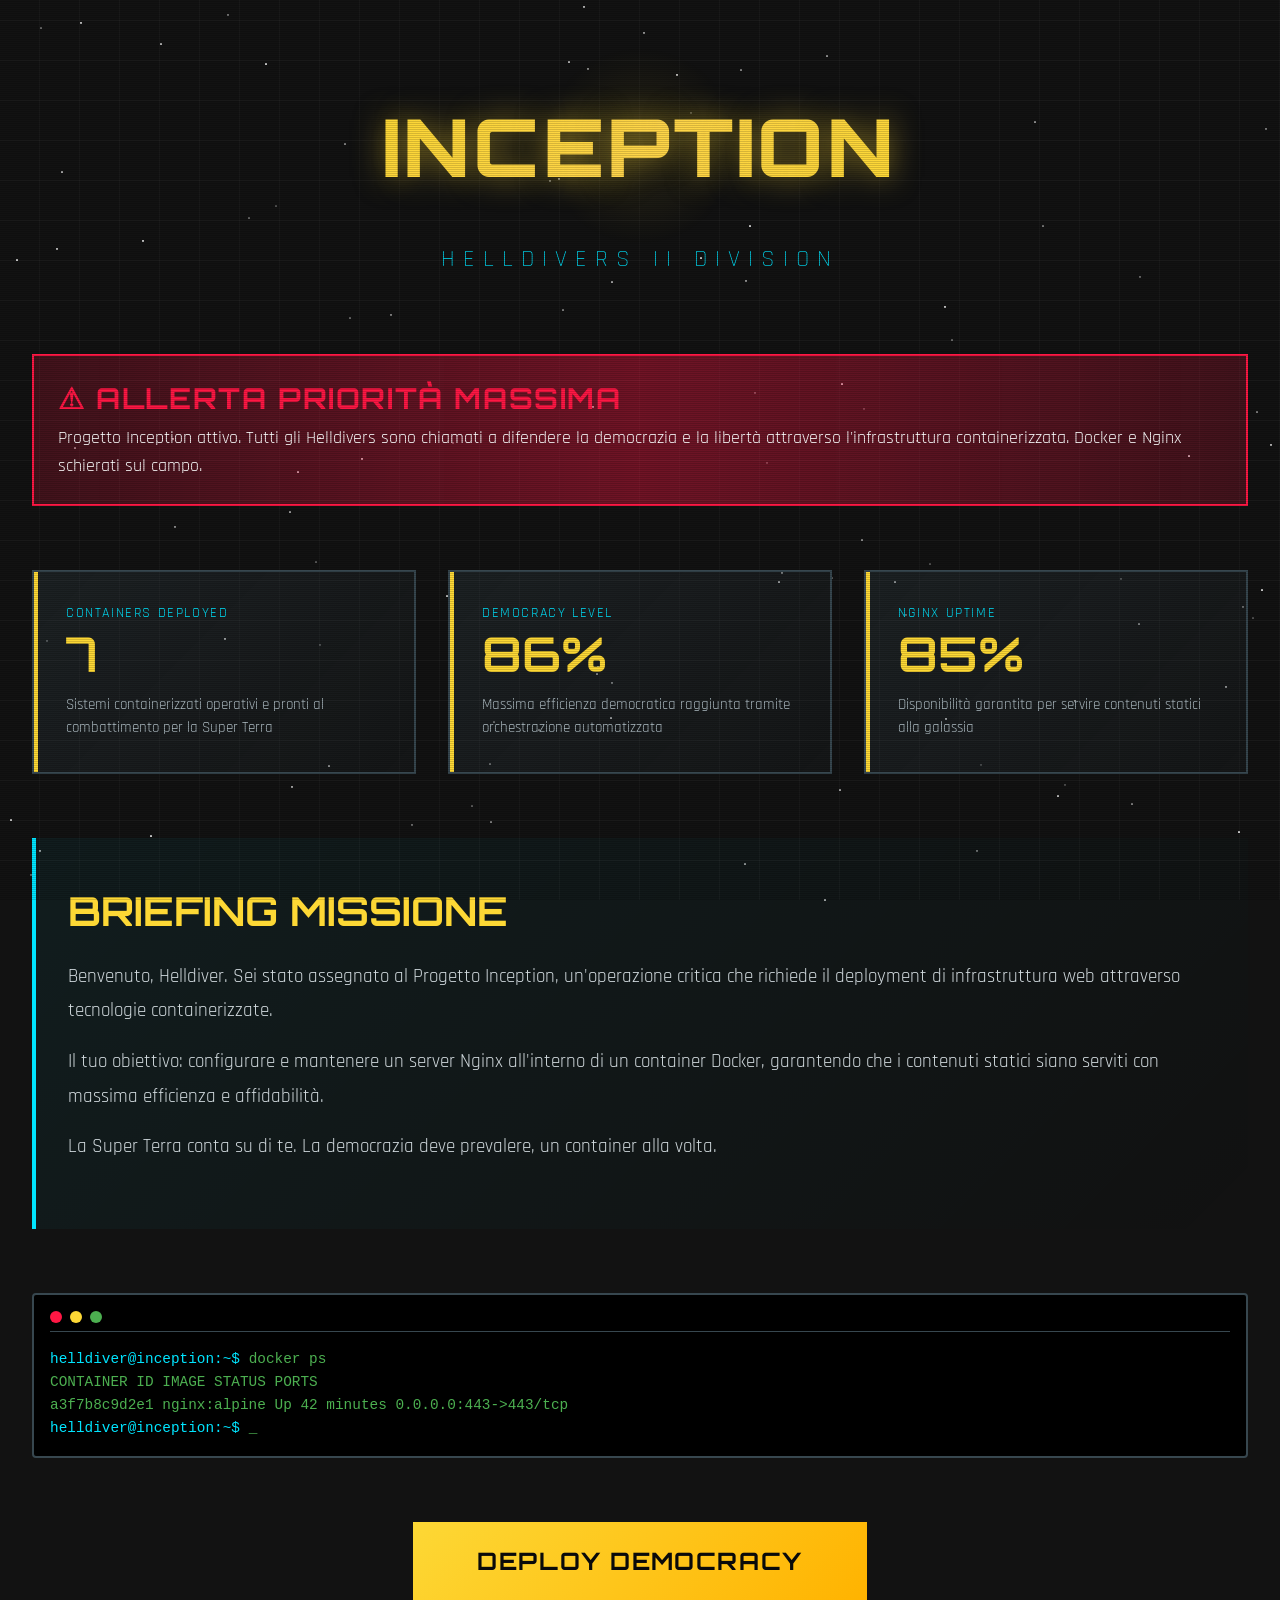
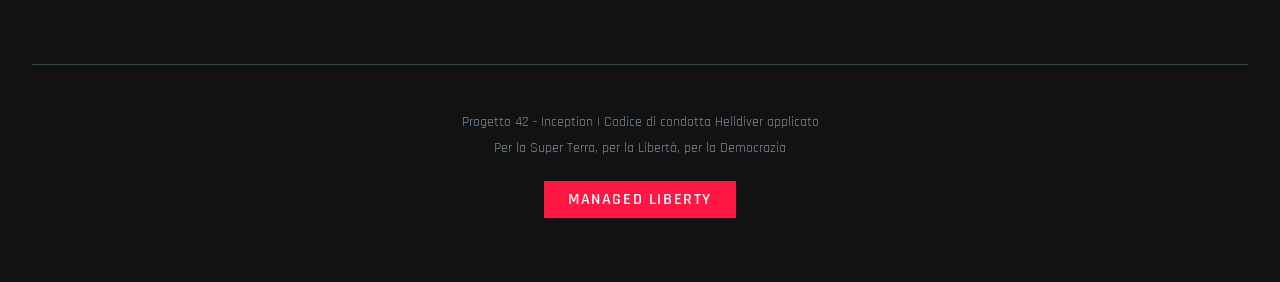
<file: srcs/requirements/bonus/website/html/index.html>
<!DOCTYPE html>
<html lang="it">
<head>
    <meta charset="UTF-8">
    <meta name="viewport" content="width=device-width, initial-scale=1.0">
    <title>Inception - Helldivers II Division</title>
    <link rel="preconnect" href="https://fonts.googleapis.com">
    <link rel="preconnect" href="https://fonts.gstatic.com" crossorigin>
    <link href="https://fonts.googleapis.com/css2?family=Orbitron:wght@400;700;900&family=Rajdhani:wght@300;400;600;700&display=swap" rel="stylesheet">
    <link rel="stylesheet" href="style.css">
</head>
<body>
    <div class="bg-grid"></div>
    <div class="scanlines"></div>
    <div class="stars" id="stars"></div>

    <div class="container">
        <header>
            <div class="logo-container">
                <div class="logo-bg"></div>
                <h1>INCEPTION</h1>
            </div>
            <p class="subtitle">Helldivers II Division</p>
        </header>

        <div class="alert-banner">
            <h2>⚠ ALLERTA PRIORITÀ MASSIMA</h2>
            <p>Progetto Inception attivo. Tutti gli Helldivers sono chiamati a difendere la democrazia e la libertà attraverso l'infrastruttura containerizzata. Docker e Nginx schierati sul campo.</p>
        </div>

        <div class="stats-grid">
            <div class="stat-card">
                <div class="stat-label">Containers Deployed</div>
                <div class="stat-value">9</div>
                <div class="stat-description">Sistemi containerizzati operativi e pronti al combattimento per la Super Terra</div>
            </div>
            <div class="stat-card">
                <div class="stat-label">Democracy Level</div>
                <div class="stat-value">100%</div>
                <div class="stat-description">Massima efficienza democratica raggiunta tramite orchestrazione automatizzata</div>
            </div>
            <div class="stat-card">
                <div class="stat-label">Nginx Uptime</div>
                <div class="stat-value">99.9%</div>
                <div class="stat-description">Disponibilità garantita per servire contenuti statici alla galassia</div>
            </div>
        </div>

        <section class="mission-section">
            <h2>Briefing Missione</h2>
            <p>Benvenuto, Helldiver. Sei stato assegnato al Progetto Inception, un'operazione critica che richiede il deployment di infrastruttura web attraverso tecnologie containerizzate.</p>
            <p>Il tuo obiettivo: configurare e mantenere un server Nginx all'interno di un container Docker, garantendo che i contenuti statici siano serviti con massima efficienza e affidabilità.</p>
            <p>La Super Terra conta su di te. La democrazia deve prevalere, un container alla volta.</p>
        </section>

        <div class="terminal">
            <div class="terminal-header">
                <div class="terminal-dot red"></div>
                <div class="terminal-dot yellow"></div>
                <div class="terminal-dot green"></div>
            </div>
            <div class="terminal-content">
                <div class="terminal-line"><span class="terminal-prompt">helldiver@inception:~$</span> docker ps</div>
                <div class="terminal-line">CONTAINER ID   IMAGE          STATUS         PORTS</div>
                <div class="terminal-line">a3f7b8c9d2e1   nginx:alpine   Up 42 minutes  0.0.0.0:443->443/tcp</div>
                <div class="terminal-line"><span class="terminal-prompt">helldiver@inception:~$</span> <span style="animation: blink 1s infinite;">_</span></div>
            </div>
        </div>

        <div class="cta-container">
            <button class="cta-button" onclick="deployDemocracy()">
                <span>DEPLOY DEMOCRACY</span>
            </button>
        </div>

        <footer>
            <p>Progetto 42 - Inception | Codice di condotta Helldiver applicato</p>
            <p>Per la Super Terra, per la Libertà, per la Democrazia</p>
            <div class="democracy-badge">Managed Liberty</div>
        </footer>
    </div>

    <script src="script.js"></script>
</body>
</html>
</file>
<file: srcs/requirements/bonus/website/html/style.css>
:root {
    --primary-yellow: #FDD835;
    --deep-black: #0a0a0a;
    --danger-red: #FF1744;
    --steel-gray: #37474F;
    --accent-cyan: #00E5FF;
    --bg-dark: #121212;
}

* {
    margin: 0;
    padding: 0;
    box-sizing: border-box;
}

body {
    font-family: 'Rajdhani', sans-serif;
    background: var(--bg-dark);
    color: #fff;
    overflow-x: hidden;
    position: relative;
}

/* Animated background grid */
.bg-grid {
    position: fixed;
    top: 0;
    left: 0;
    width: 100%;
    height: 100%;
    background-image: 
        repeating-linear-gradient(0deg, transparent, transparent 39px, rgba(255, 255, 255, 0.03) 39px, rgba(255, 255, 255, 0.03) 40px),
        repeating-linear-gradient(90deg, transparent, transparent 39px, rgba(255, 255, 255, 0.03) 39px, rgba(255, 255, 255, 0.03) 40px);
    z-index: 0;
    animation: gridPulse 4s ease-in-out infinite;
}

@keyframes gridPulse {
    0%, 100% { opacity: 0.3; }
    50% { opacity: 0.5; }
}

/* Scanline effect */
.scanlines {
    position: fixed;
    top: 0;
    left: 0;
    width: 100%;
    height: 100%;
    background: repeating-linear-gradient(
        0deg,
        rgba(0, 0, 0, 0.15),
        rgba(0, 0, 0, 0.15) 1px,
        transparent 1px,
        transparent 2px
    );
    pointer-events: none;
    z-index: 1000;
    animation: scanlineMove 8s linear infinite;
}

@keyframes scanlineMove {
    0% { transform: translateY(0); }
    100% { transform: translateY(100px); }
}

/* Main container */
.container {
    position: relative;
    z-index: 1;
    max-width: 1400px;
    margin: 0 auto;
    padding: 2rem;
}

/* Header */
header {
    text-align: center;
    padding: 4rem 0 2rem;
    position: relative;
    animation: fadeInDown 1s ease-out;
}

.logo-container {
    position: relative;
    display: inline-block;
    margin-bottom: 2rem;
}

.logo-bg {
    position: absolute;
    top: 50%;
    left: 50%;
    transform: translate(-50%, -50%);
    width: 200px;
    height: 200px;
    background: radial-gradient(circle, rgba(253, 216, 53, 0.1) 0%, transparent 70%);
    animation: pulse 3s ease-in-out infinite;
}

@keyframes pulse {
    0%, 100% { transform: translate(-50%, -50%) scale(1); opacity: 0.5; }
    50% { transform: translate(-50%, -50%) scale(1.2); opacity: 0.8; }
}

h1 {
    font-family: 'Orbitron', sans-serif;
    font-size: 5rem;
    font-weight: 900;
    letter-spacing: 0.2rem;
    text-transform: uppercase;
    background: linear-gradient(135deg, var(--primary-yellow) 0%, #FFD54F 50%, var(--primary-yellow) 100%);
    -webkit-background-clip: text;
    -webkit-text-fill-color: transparent;
    background-clip: text;
    position: relative;
    text-shadow: 0 0 30px rgba(253, 216, 53, 0.5);
    animation: titleGlow 2s ease-in-out infinite alternate;
}

@keyframes titleGlow {
    from { filter: drop-shadow(0 0 10px rgba(253, 216, 53, 0.5)); }
    to { filter: drop-shadow(0 0 20px rgba(253, 216, 53, 0.8)); }
}

@keyframes fadeInDown {
    from {
        opacity: 0;
        transform: translateY(-30px);
    }
    to {
        opacity: 1;
        transform: translateY(0);
    }
}

.subtitle {
    font-size: 1.5rem;
    letter-spacing: 0.5rem;
    color: var(--accent-cyan);
    text-transform: uppercase;
    margin-top: 1rem;
    font-weight: 300;
    animation: fadeIn 1.5s ease-out 0.5s both;
}

@keyframes fadeIn {
    from { opacity: 0; }
    to { opacity: 1; }
}

/* Alert banner */
.alert-banner {
    background: linear-gradient(90deg, rgba(255, 23, 68, 0.2) 0%, rgba(255, 23, 68, 0.4) 50%, rgba(255, 23, 68, 0.2) 100%);
    border: 2px solid var(--danger-red);
    padding: 1.5rem;
    margin: 3rem 0;
    position: relative;
    overflow: hidden;
    animation: slideInLeft 1s ease-out 1s both;
}

@keyframes slideInLeft {
    from {
        opacity: 0;
        transform: translateX(-100%);
    }
    to {
        opacity: 1;
        transform: translateX(0);
    }
}

.alert-banner::before {
    content: '';
    position: absolute;
    top: 0;
    left: -100%;
    width: 100%;
    height: 100%;
    background: linear-gradient(90deg, transparent, rgba(255, 255, 255, 0.1), transparent);
    animation: shimmer 3s infinite;
}

@keyframes shimmer {
    0% { left: -100%; }
    100% { left: 200%; }
}

.alert-banner h2 {
    font-family: 'Orbitron', sans-serif;
    color: var(--danger-red);
    font-size: 1.8rem;
    margin-bottom: 0.5rem;
    text-transform: uppercase;
    letter-spacing: 0.1rem;
}

.alert-banner p {
    font-size: 1.1rem;
    line-height: 1.6;
}

/* Stats grid */
.stats-grid {
    display: grid;
    grid-template-columns: repeat(auto-fit, minmax(250px, 1fr));
    gap: 2rem;
    margin: 4rem 0;
}

.stat-card {
    background: linear-gradient(135deg, rgba(55, 71, 79, 0.3) 0%, rgba(55, 71, 79, 0.1) 100%);
    border: 2px solid var(--steel-gray);
    padding: 2rem;
    position: relative;
    overflow: hidden;
    transition: all 0.3s ease;
    animation: fadeInUp 1s ease-out both;
    cursor: pointer;
}

.stat-card:nth-child(1) { animation-delay: 1.2s; }
.stat-card:nth-child(2) { animation-delay: 1.4s; }
.stat-card:nth-child(3) { animation-delay: 1.6s; }

@keyframes fadeInUp {
    from {
        opacity: 0;
        transform: translateY(30px);
    }
    to {
        opacity: 1;
        transform: translateY(0);
    }
}

.stat-card::before {
    content: '';
    position: absolute;
    top: 0;
    left: 0;
    width: 4px;
    height: 100%;
    background: var(--primary-yellow);
    transition: width 0.3s ease;
}

.stat-card:hover {
    transform: translateY(-5px);
    border-color: var(--primary-yellow);
    box-shadow: 0 10px 30px rgba(253, 216, 53, 0.3);
}

.stat-card:hover::before {
    width: 100%;
    opacity: 0.1;
}

.stat-label {
    font-size: 0.9rem;
    color: var(--accent-cyan);
    text-transform: uppercase;
    letter-spacing: 0.1rem;
    margin-bottom: 0.5rem;
}

.stat-value {
    font-family: 'Orbitron', sans-serif;
    font-size: 3rem;
    font-weight: 700;
    color: var(--primary-yellow);
    line-height: 1;
}

.stat-description {
    margin-top: 1rem;
    font-size: 0.95rem;
    color: #b0bec5;
    line-height: 1.5;
}

/* Mission section */
.mission-section {
    margin: 4rem 0;
    background: linear-gradient(135deg, rgba(0, 229, 255, 0.05) 0%, transparent 100%);
    border-left: 4px solid var(--accent-cyan);
    padding: 3rem 2rem;
    animation: fadeIn 1s ease-out 2s both;
}

.mission-section h2 {
    font-family: 'Orbitron', sans-serif;
    font-size: 2.5rem;
    color: var(--primary-yellow);
    margin-bottom: 1.5rem;
    text-transform: uppercase;
}

.mission-section p {
    font-size: 1.2rem;
    line-height: 1.8;
    color: #cfd8dc;
    margin-bottom: 1rem;
}

/* Terminal window */
.terminal {
    background: #000;
    border: 2px solid var(--steel-gray);
    border-radius: 4px;
    padding: 1rem;
    margin: 3rem 0;
    font-family: 'Courier New', monospace;
    animation: fadeIn 1s ease-out 2.5s both;
}

.terminal-header {
    display: flex;
    gap: 0.5rem;
    margin-bottom: 1rem;
    padding-bottom: 0.5rem;
    border-bottom: 1px solid var(--steel-gray);
}

.terminal-dot {
    width: 12px;
    height: 12px;
    border-radius: 50%;
}

.terminal-dot.red { background: var(--danger-red); }
.terminal-dot.yellow { background: var(--primary-yellow); }
.terminal-dot.green { background: #4CAF50; }

.terminal-content {
    color: #4CAF50;
    font-size: 0.9rem;
    line-height: 1.6;
}

.terminal-line {
    opacity: 0;
    animation: typeLine 0.5s ease-out forwards;
}

.terminal-line:nth-child(1) { animation-delay: 3s; }
.terminal-line:nth-child(2) { animation-delay: 3.5s; }
.terminal-line:nth-child(3) { animation-delay: 4s; }
.terminal-line:nth-child(4) { animation-delay: 4.5s; }

@keyframes typeLine {
    to { opacity: 1; }
}

.terminal-prompt {
    color: var(--accent-cyan);
}

@keyframes blink {
    0%, 50% { opacity: 1; }
    51%, 100% { opacity: 0; }
}

/* CTA Button */
.cta-container {
    text-align: center;
    margin: 4rem 0;
    animation: fadeIn 1s ease-out 5s both;
}

.cta-button {
    display: inline-block;
    background: linear-gradient(135deg, var(--primary-yellow) 0%, #FFB300 100%);
    color: var(--deep-black);
    font-family: 'Orbitron', sans-serif;
    font-size: 1.5rem;
    font-weight: 700;
    text-transform: uppercase;
    padding: 1.5rem 4rem;
    border: none;
    cursor: pointer;
    position: relative;
    overflow: hidden;
    transition: all 0.3s ease;
    letter-spacing: 0.1rem;
    text-decoration: none;
}

.cta-button::before {
    content: '';
    position: absolute;
    top: 50%;
    left: 50%;
    width: 0;
    height: 0;
    background: rgba(255, 255, 255, 0.3);
    border-radius: 50%;
    transform: translate(-50%, -50%);
    transition: width 0.6s ease, height 0.6s ease;
}

.cta-button:hover::before {
    width: 300px;
    height: 300px;
}

.cta-button:hover {
    transform: scale(1.05);
    box-shadow: 0 15px 40px rgba(253, 216, 53, 0.5);
}

.cta-button span {
    position: relative;
    z-index: 1;
}

/* Footer */
footer {
    text-align: center;
    padding: 3rem 0 2rem;
    border-top: 1px solid var(--steel-gray);
    margin-top: 4rem;
    animation: fadeIn 1s ease-out 5.5s both;
}

footer p {
    color: #78909c;
    font-size: 0.9rem;
    margin-bottom: 0.5rem;
}

.democracy-badge {
    display: inline-block;
    background: var(--danger-red);
    color: #fff;
    padding: 0.5rem 1.5rem;
    margin-top: 1rem;
    font-weight: 600;
    text-transform: uppercase;
    letter-spacing: 0.1rem;
    animation: badgePulse 2s ease-in-out infinite;
}

@keyframes badgePulse {
    0%, 100% { box-shadow: 0 0 10px rgba(255, 23, 68, 0.5); }
    50% { box-shadow: 0 0 25px rgba(255, 23, 68, 0.9); }
}

/* Responsive */
@media (max-width: 768px) {
    h1 {
        font-size: 3rem;
    }

    .subtitle {
        font-size: 1rem;
        letter-spacing: 0.3rem;
    }

    .stats-grid {
        grid-template-columns: 1fr;
    }

    .stat-value {
        font-size: 2.5rem;
    }

    .mission-section h2 {
        font-size: 2rem;
    }
}

/* Parallax stars */
.stars {
    position: fixed;
    top: 0;
    left: 0;
    width: 100%;
    height: 100%;
    pointer-events: none;
    z-index: 0;
}

.star {
    position: absolute;
    width: 2px;
    height: 2px;
    background: white;
    border-radius: 50%;
    animation: twinkle 3s ease-in-out infinite;
}

@keyframes twinkle {
    0%, 100% { opacity: 0.3; }
    50% { opacity: 1; }
}
</file>
